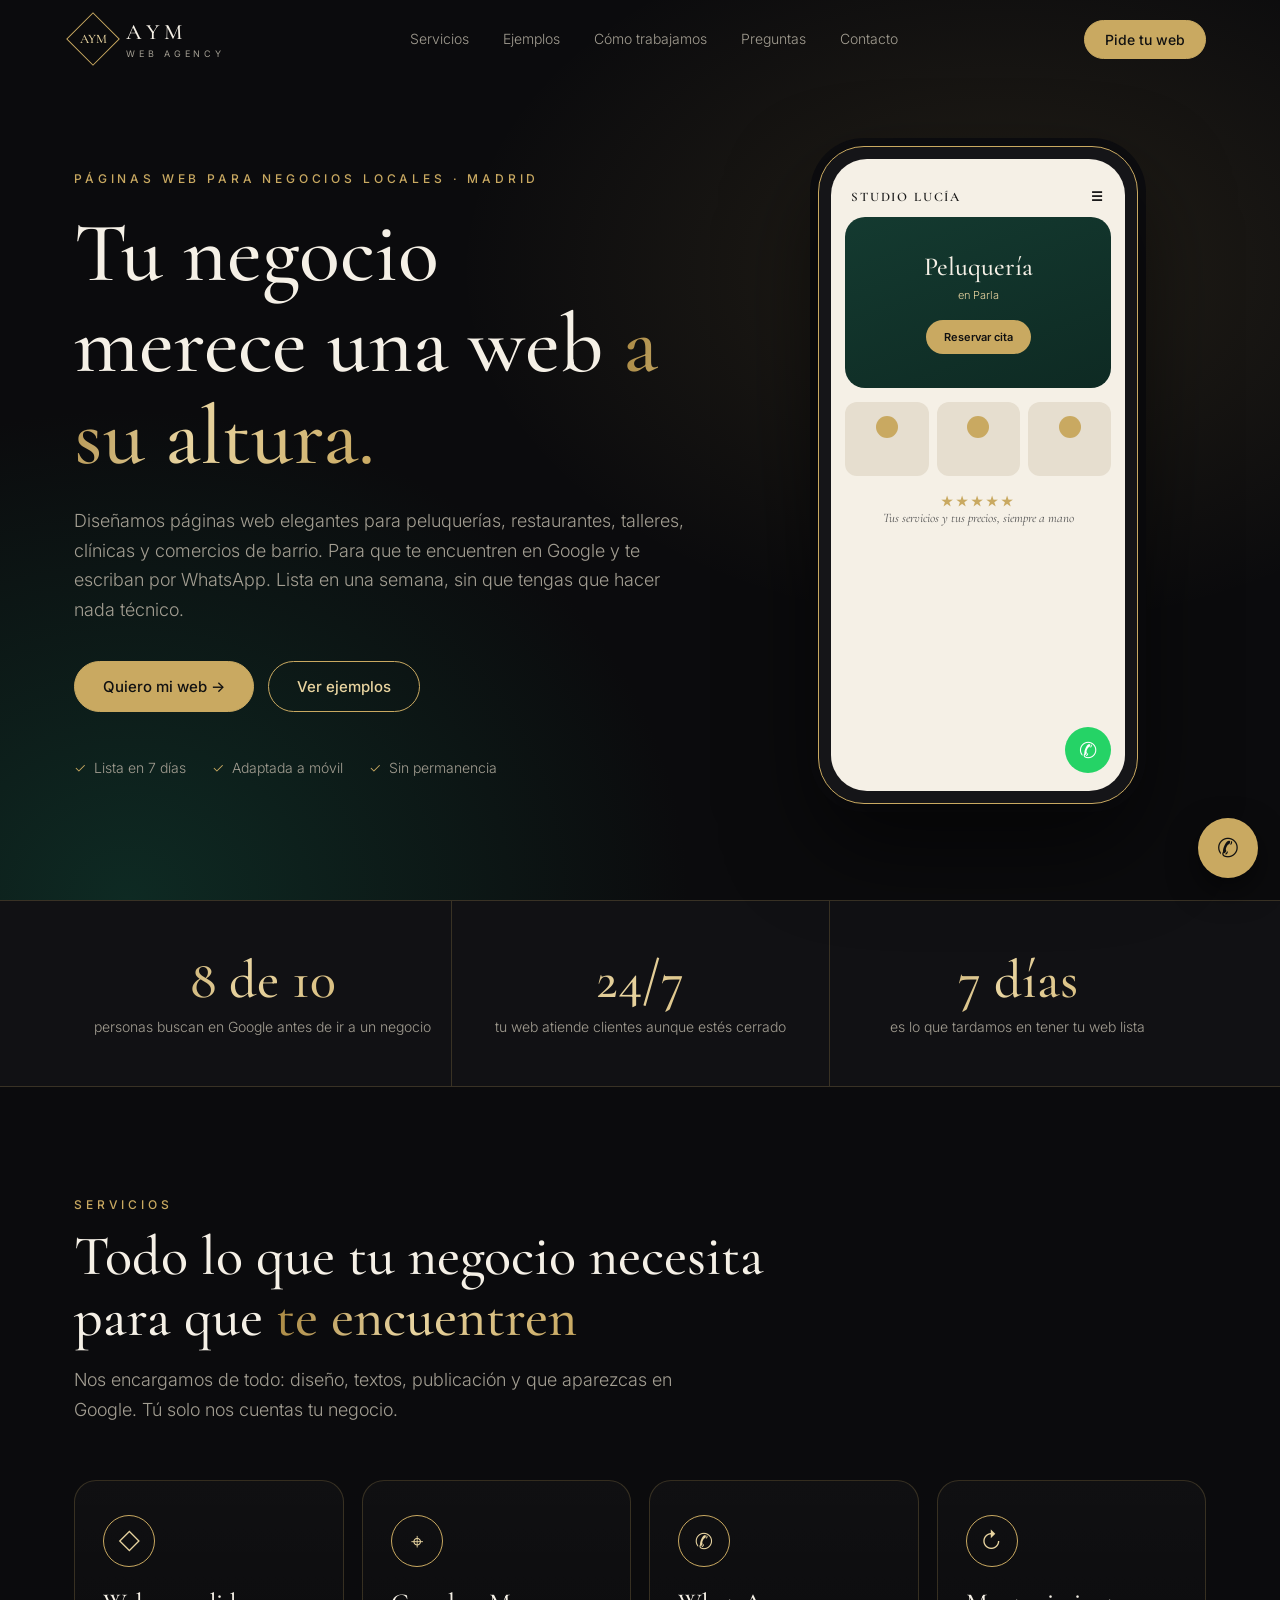
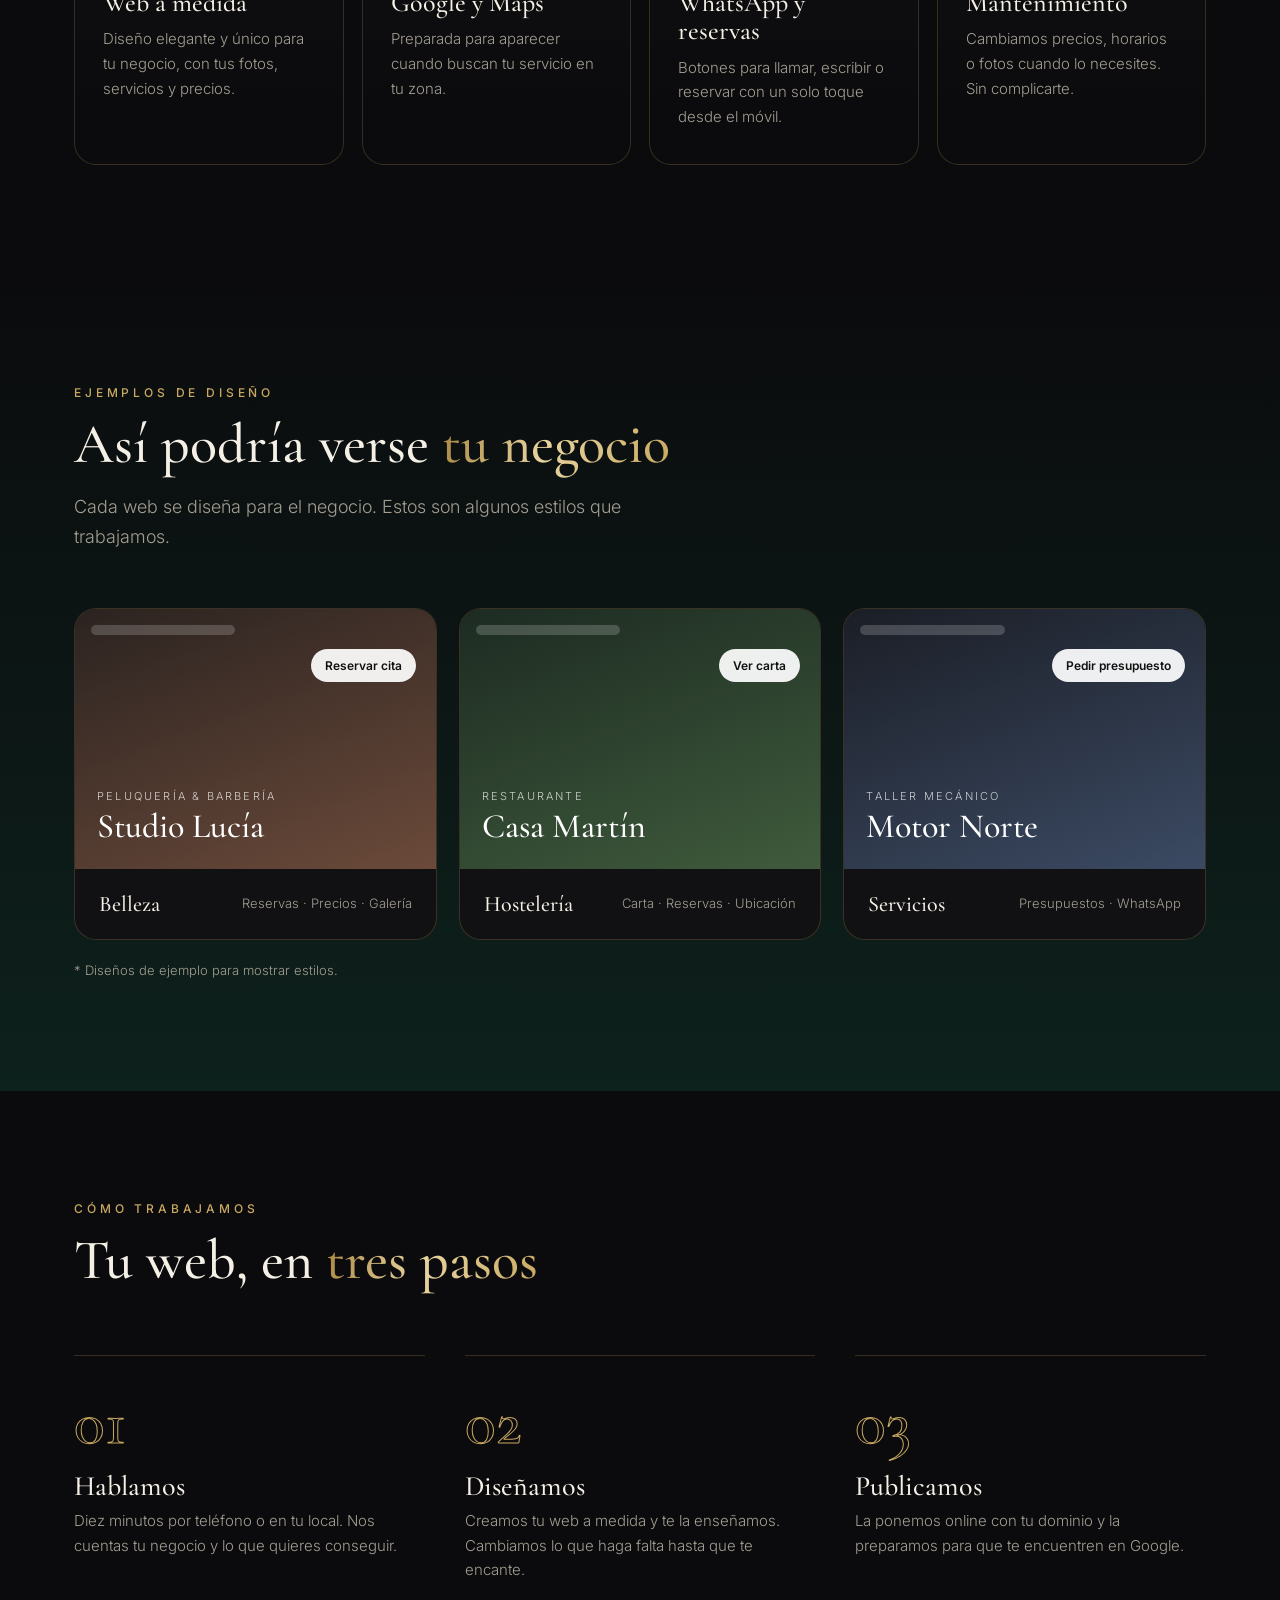
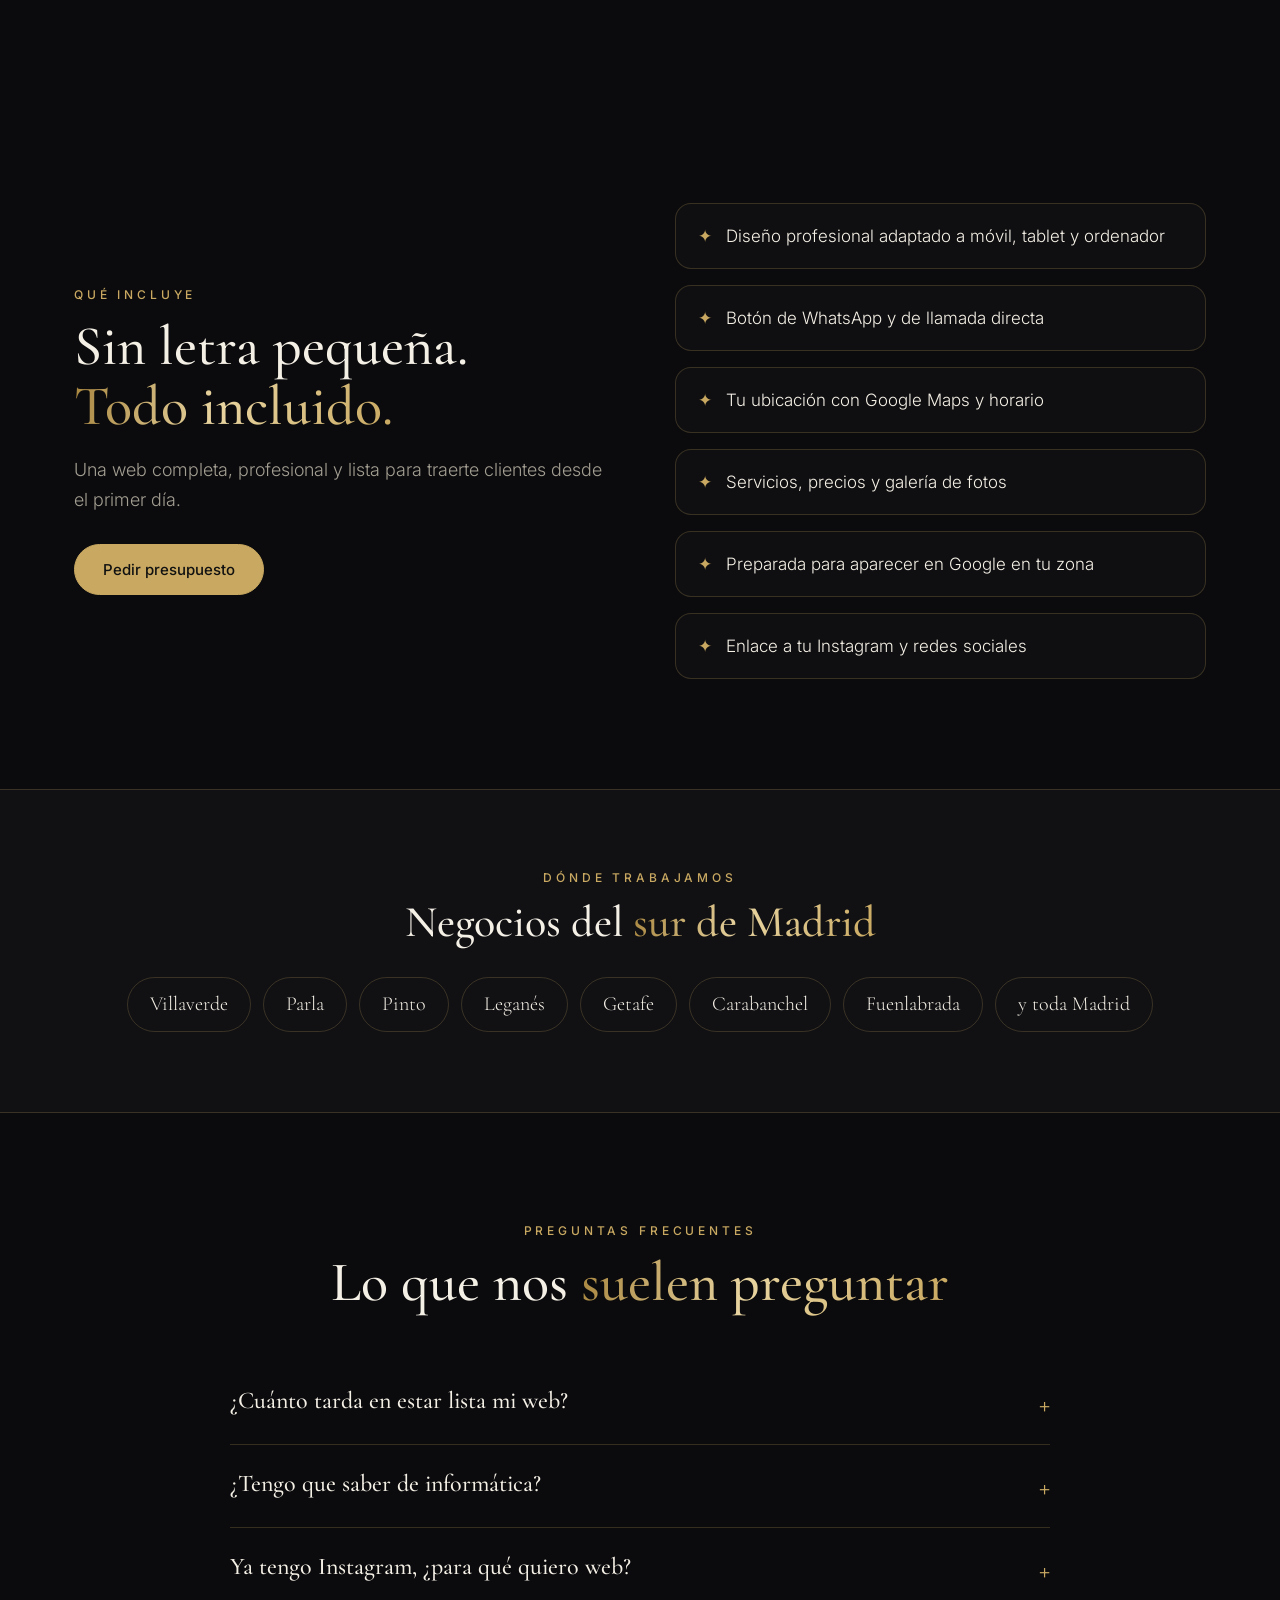
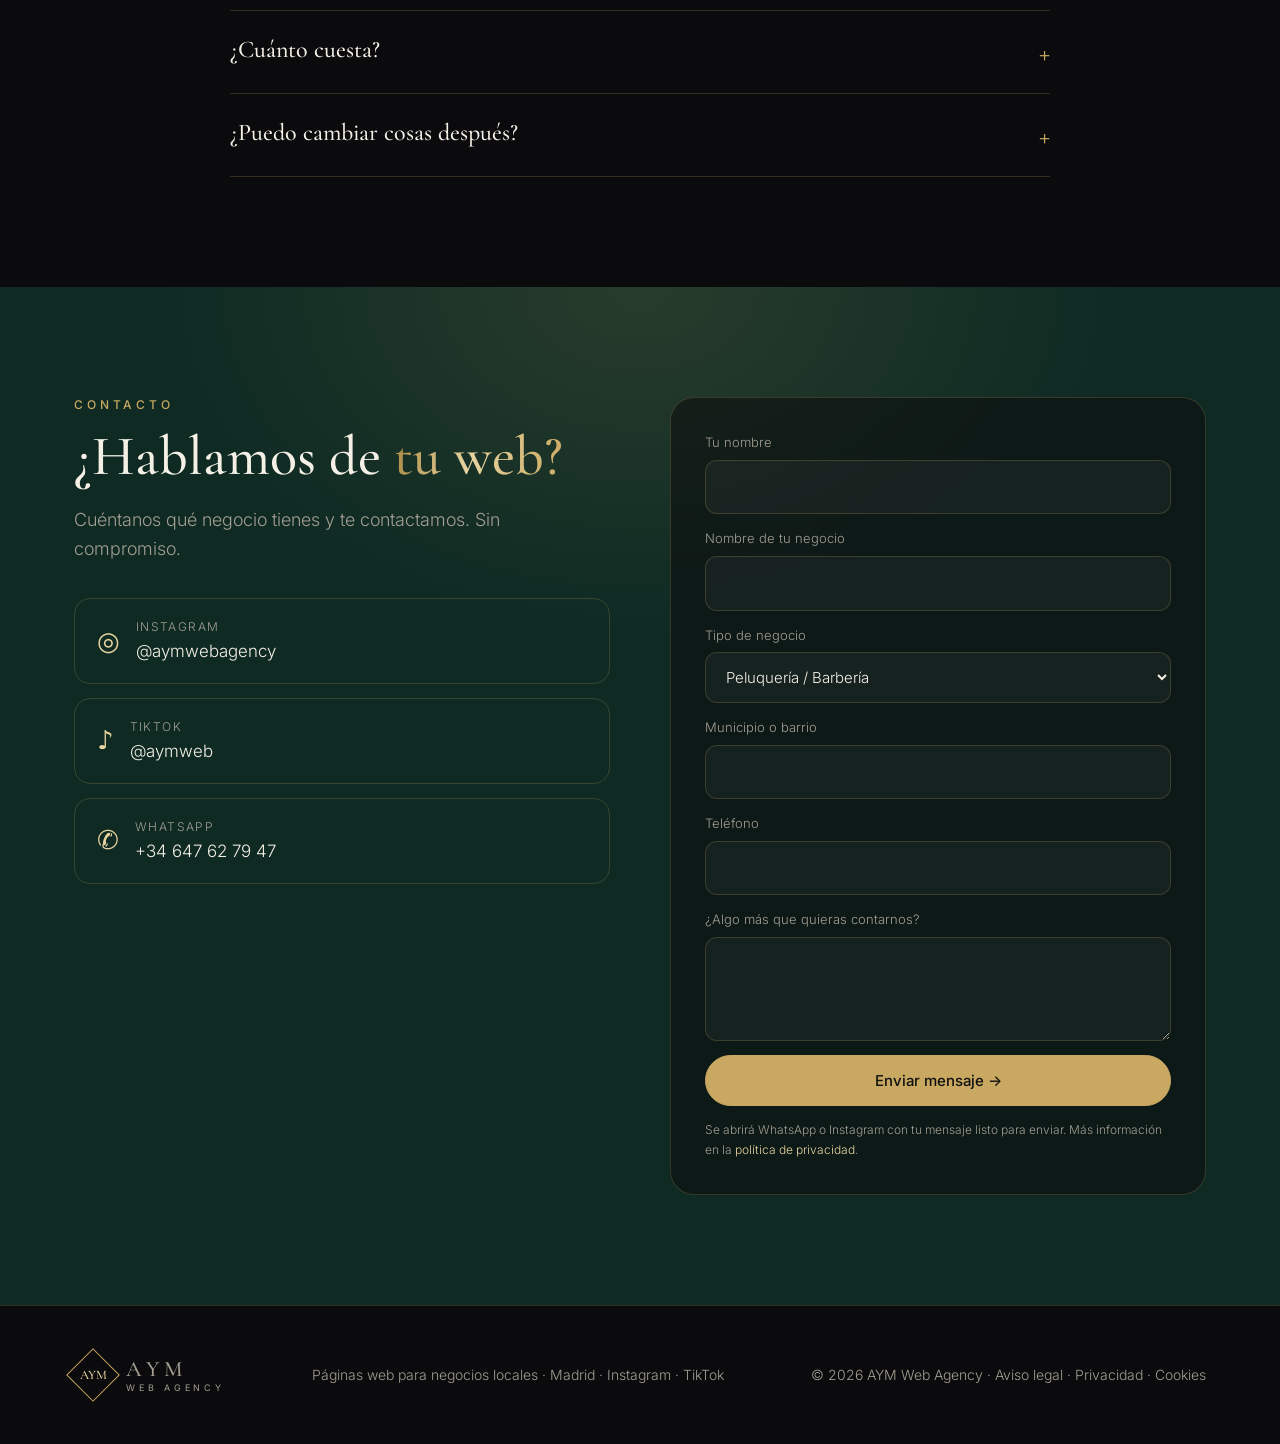
<file: index.html>
<!doctype html>
<html lang="es">
<head>
<meta charset="utf-8">
<meta name="viewport" content="width=device-width,initial-scale=1">
<title>AYM Web Agency · Páginas web para negocios locales en Madrid</title>
<meta name="description" content="Diseñamos páginas web elegantes para negocios locales del sur de Madrid: Villaverde, Parla, Pinto, Leganés y Getafe. Lista en 7 días, con WhatsApp, Google Maps y reservas.">
<meta property="og:title" content="AYM Web Agency">
<meta property="og:description" content="Tu negocio merece una web a su altura.">
<meta property="og:image" content="img/og.png">
<link rel="icon" href="img/favicon.png">
<link rel="preconnect" href="https://fonts.googleapis.com">
<link rel="preconnect" href="https://fonts.gstatic.com" crossorigin>
<link href="https://fonts.googleapis.com/css2?family=Cormorant+Garamond:wght@400;500;600&family=Inter:wght@300;400;500;600&display=swap" rel="stylesheet">
<link rel="stylesheet" href="styles.css">
</head>
<body>

<nav id="nav">
  <div class="wrap">
    <a href="#" class="brand"><div class="mono"><span>AYM</span></div><div><b>AYM</b><small>WEB AGENCY</small></div></a>
    <div class="links" id="links">
      <a href="#servicios">Servicios</a><a href="#ejemplos">Ejemplos</a><a href="#proceso">Cómo trabajamos</a><a href="#faq">Preguntas</a><a href="#contacto">Contacto</a>
    </div>
    <a href="#contacto" class="btn btn-gold js-wa">Pide tu web</a>
    <button class="burger" id="burger" aria-label="Menú">☰</button>
  </div>
</nav>

<header class="hero">
  <div class="wrap">
    <div class="reveal">
      <div class="eyebrow">Páginas web para negocios locales · Madrid</div>
      <h1>Tu negocio merece una web <span class="gold">a su altura.</span></h1>
      <p class="lead">Diseñamos páginas web elegantes para peluquerías, restaurantes, talleres, clínicas y comercios de barrio. Para que te encuentren en Google y te escriban por WhatsApp. Lista en una semana, sin que tengas que hacer nada técnico.</p>
      <div class="ctas">
        <a href="#contacto" class="btn btn-gold js-wa">Quiero mi web →</a>
        <a href="#ejemplos" class="btn btn-line">Ver ejemplos</a>
      </div>
      <div class="trust"><div>Lista en 7 días</div><div>Adaptada a móvil</div><div>Sin permanencia</div></div>
    </div>
    <div class="reveal">
      <div class="phone">
        <div class="screen">
          <div class="bar"><span>STUDIO LUCÍA</span><span>☰</span></div>
          <div class="heroimg"><h4>Peluquería</h4><p>en Parla</p><span>Reservar cita</span></div>
          <div class="cards"><i></i><i></i><i></i></div>
          <div class="rev"><b>★★★★★</b>Tus servicios y tus precios, siempre a mano</div>
        </div>
        <div class="wa">✆</div>
      </div>
    </div>
  </div>
</header>

<div class="stats">
  <div class="wrap">
    <div class="stat reveal"><b class="gold">8 de 10</b><span>personas buscan en Google antes de ir a un negocio</span></div>
    <div class="stat reveal"><b class="gold">24/7</b><span>tu web atiende clientes aunque estés cerrado</span></div>
    <div class="stat reveal"><b class="gold">7 días</b><span>es lo que tardamos en tener tu web lista</span></div>
  </div>
</div>

<section id="servicios">
  <div class="wrap">
    <div class="reveal"><div class="eyebrow">Servicios</div><h2>Todo lo que tu negocio necesita<br>para que <span class="gold">te encuentren</span></h2>
    <p class="lead">Nos encargamos de todo: diseño, textos, publicación y que aparezcas en Google. Tú solo nos cuentas tu negocio.</p></div>
    <div class="grid4">
      <div class="card reveal"><div class="ico">◇</div><h3>Web a medida</h3><p>Diseño elegante y único para tu negocio, con tus fotos, servicios y precios.</p></div>
      <div class="card reveal"><div class="ico">⌖</div><h3>Google y Maps</h3><p>Preparada para aparecer cuando buscan tu servicio en tu zona.</p></div>
      <div class="card reveal"><div class="ico">✆</div><h3>WhatsApp y reservas</h3><p>Botones para llamar, escribir o reservar con un solo toque desde el móvil.</p></div>
      <div class="card reveal"><div class="ico">↻</div><h3>Mantenimiento</h3><p>Cambiamos precios, horarios o fotos cuando lo necesites. Sin complicarte.</p></div>
    </div>
  </div>
</section>

<section id="ejemplos" class="ejemplos">
  <div class="wrap">
    <div class="reveal"><div class="eyebrow">Ejemplos de diseño</div><h2>Así podría verse <span class="gold">tu negocio</span></h2>
    <p class="lead">Cada web se diseña para el negocio. Estos son algunos estilos que trabajamos.</p></div>
    <div class="grid3">
      <div class="demo reveal"><div class="shot" style="background:linear-gradient(160deg,#2b2320,#6b4a3a)"><em>Reservar cita</em><small>Peluquería &amp; Barbería</small><h4>Studio Lucía</h4></div><div class="info"><b>Belleza</b><span>Reservas · Precios · Galería</span></div></div>
      <div class="demo reveal"><div class="shot" style="background:linear-gradient(160deg,#1d2b22,#3f5b3c)"><em>Ver carta</em><small>Restaurante</small><h4>Casa Martín</h4></div><div class="info"><b>Hostelería</b><span>Carta · Reservas · Ubicación</span></div></div>
      <div class="demo reveal"><div class="shot" style="background:linear-gradient(160deg,#1b1e26,#3b4a63)"><em>Pedir presupuesto</em><small>Taller mecánico</small><h4>Motor Norte</h4></div><div class="info"><b>Servicios</b><span>Presupuestos · WhatsApp</span></div></div>
    </div>
    <p class="note reveal">* Diseños de ejemplo para mostrar estilos.</p>
  </div>
</section>

<section id="proceso">
  <div class="wrap">
    <div class="reveal"><div class="eyebrow">Cómo trabajamos</div><h2>Tu web, en <span class="gold">tres pasos</span></h2></div>
    <div class="steps">
      <div class="step reveal"><h3>Hablamos</h3><p>Diez minutos por teléfono o en tu local. Nos cuentas tu negocio y lo que quieres conseguir.</p></div>
      <div class="step reveal"><h3>Diseñamos</h3><p>Creamos tu web a medida y te la enseñamos. Cambiamos lo que haga falta hasta que te encante.</p></div>
      <div class="step reveal"><h3>Publicamos</h3><p>La ponemos online con tu dominio y la preparamos para que te encuentren en Google.</p></div>
    </div>
  </div>
</section>

<section class="incluye">
  <div class="wrap">
    <div class="reveal"><div class="eyebrow">Qué incluye</div><h2>Sin letra pequeña.<br><span class="gold">Todo incluido.</span></h2>
    <p class="lead">Una web completa, profesional y lista para traerte clientes desde el primer día.</p>
    <div style="margin-top:30px"><a href="#contacto" class="btn btn-gold js-wa">Pedir presupuesto</a></div></div>
    <ul class="checks reveal">
      <li>Diseño profesional adaptado a móvil, tablet y ordenador</li>
      <li>Botón de WhatsApp y de llamada directa</li>
      <li>Tu ubicación con Google Maps y horario</li>
      <li>Servicios, precios y galería de fotos</li>
      <li>Preparada para aparecer en Google en tu zona</li>
      <li>Enlace a tu Instagram y redes sociales</li>
    </ul>
  </div>
</section>

<div class="zonas">
  <div class="wrap reveal">
    <div class="eyebrow">Dónde trabajamos</div>
    <h2 style="font-size:clamp(30px,4vw,44px)">Negocios del <span class="gold">sur de Madrid</span></h2>
    <div class="chips"><span>Villaverde</span><span>Parla</span><span>Pinto</span><span>Leganés</span><span>Getafe</span><span>Carabanchel</span><span>Fuenlabrada</span><span>y toda Madrid</span></div>
  </div>
</div>

<section id="faq">
  <div class="wrap">
    <div class="reveal" style="text-align:center"><div class="eyebrow">Preguntas frecuentes</div><h2>Lo que nos <span class="gold">suelen preguntar</span></h2></div>
    <div class="faq reveal">
      <details><summary>¿Cuánto tarda en estar lista mi web?</summary><p>Normalmente una semana desde que nos das la información y las fotos de tu negocio.</p></details>
      <details><summary>¿Tengo que saber de informática?</summary><p>No. Nosotros lo hacemos todo: diseño, textos, publicación y puesta en Google. Tú solo nos cuentas tu negocio.</p></details>
      <details><summary>Ya tengo Instagram, ¿para qué quiero web?</summary><p>Instagram solo lo ve quien ya te sigue. Con una web apareces en Google cuando alguien busca tu servicio en tu zona, y te contactan clientes nuevos que no te conocían.</p></details>
      <details><summary>¿Cuánto cuesta?</summary><p>Depende de lo que necesite tu negocio. Escríbenos y te damos un presupuesto cerrado y sin compromiso.</p></details>
      <details><summary>¿Puedo cambiar cosas después?</summary><p>Sí. Si cambias precios, horarios o quieres nuevas fotos, nos lo dices y lo actualizamos.</p></details>
    </div>
  </div>
</section>

<section id="contacto" class="contacto">
  <div class="wrap">
    <div class="reveal">
      <div class="eyebrow">Contacto</div>
      <h2>¿Hablamos de <span class="gold">tu web?</span></h2>
      <p class="lead">Cuéntanos qué negocio tienes y te contactamos. Sin compromiso.</p>
      <div class="direct">
        <a href="https://ig.me/m/aymwebagency" target="_blank" rel="noopener"><span style="font-size:26px;color:var(--gold2)">◎</span><span><small>Instagram</small>@aymwebagency</span></a>
        <a href="https://www.tiktok.com/@aymweb" target="_blank" rel="noopener"><span style="font-size:26px;color:var(--gold2)">♪</span><span><small>TikTok</small>@aymweb</span></a>
        <a href="#" id="waLink" target="_blank" rel="noopener" hidden><span style="font-size:26px;color:var(--gold2)">✆</span><span><small>WhatsApp</small><span id="waNum"></span></span></a>
      </div>
    </div>
    <form id="form" class="reveal">
      <label>Tu nombre<input name="nombre" required autocomplete="name"></label>
      <label>Nombre de tu negocio<input name="negocio" required></label>
      <label>Tipo de negocio
        <select name="tipo"><option>Peluquería / Barbería</option><option>Restaurante / Bar / Cafetería</option><option>Taller</option><option>Clínica / Salud</option><option>Estética / Uñas</option><option>Tienda / Comercio</option><option>Reformas / Servicios</option><option>Otro</option></select></label>
      <label>Municipio o barrio<input name="zona"></label>
      <label>Teléfono<input name="tel" type="tel" autocomplete="tel"></label>
      <label>¿Algo más que quieras contarnos?<textarea name="msg" rows="3"></textarea></label>
      <button class="btn btn-gold" type="submit" style="justify-content:center">Enviar mensaje →</button>
      <small id="formNote" style="color:var(--mut);font-size:12px">Se abrirá WhatsApp o Instagram con tu mensaje listo para enviar. Más información en la <a href="privacidad.html" style="color:var(--gold2)">política de privacidad</a>.</small>
    </form>
  </div>
</section>

<footer>
  <div class="wrap">
    <a href="#" class="brand"><div class="mono"><span>AYM</span></div><div><b>AYM</b><small>WEB AGENCY</small></div></a>
    <span>Páginas web para negocios locales · Madrid · <a href="https://www.instagram.com/aymwebagency" target="_blank" rel="noopener">Instagram</a> · <a href="https://www.tiktok.com/@aymweb" target="_blank" rel="noopener">TikTok</a></span>
    <span>© <span id="y"></span> AYM Web Agency · <a href="aviso-legal.html">Aviso legal</a> · <a href="privacidad.html">Privacidad</a> · <a href="cookies.html">Cookies</a></span>
  </div>
</footer>

<a href="https://ig.me/m/aymwebagency" id="floatBtn" class="float" target="_blank" rel="noopener" aria-label="Contactar">✉</a>

<script>
// ====== CONFIGURA AQUÍ ======
const WHATSAPP = "34647627947"; // vuestro número con prefijo 34. Vacío = se usa Instagram
const INSTAGRAM = "aymwebagency";
// ============================
document.getElementById("y").textContent = new Date().getFullYear();
const nav = document.getElementById("nav");
addEventListener("scroll", () => nav.classList.toggle("scrolled", scrollY > 30), {passive: true});
const links = document.getElementById("links");
document.getElementById("burger").onclick = () => links.classList.toggle("open");
links.querySelectorAll("a").forEach(a => a.onclick = () => links.classList.remove("open"));
const io = new IntersectionObserver(es => es.forEach(e => { if (e.isIntersecting) { e.target.classList.add("in"); io.unobserve(e.target); } }), {threshold: .12});
document.querySelectorAll(".reveal").forEach(el => io.observe(el));
if (WHATSAPP) {
  const wl = document.getElementById("waLink"); wl.hidden = false; wl.href = "https://wa.me/" + WHATSAPP;
  document.getElementById("waNum").textContent = "+34 647 62 79 47";
  const fb = document.getElementById("floatBtn"); fb.href = "https://wa.me/" + WHATSAPP; fb.textContent = "✆";
  // botones "Pide tu web" / "Quiero mi web" / "Pedir presupuesto" -> WhatsApp directo
  const saludo = encodeURIComponent("Hola AYM, quiero información para hacer la web de mi negocio.");
  document.querySelectorAll(".js-wa").forEach(a => { a.href = "https://wa.me/" + WHATSAPP + "?text=" + saludo; a.target = "_blank"; a.rel = "noopener"; });
}
document.getElementById("form").onsubmit = e => {
  e.preventDefault();
  const f = new FormData(e.target);
  const texto = `Hola AYM, quiero información para mi web.\n• Nombre: ${f.get("nombre")}\n• Negocio: ${f.get("negocio")} (${f.get("tipo")})\n• Zona: ${f.get("zona") || "-"}\n• Teléfono: ${f.get("tel") || "-"}\n${f.get("msg") ? "• " + f.get("msg") : ""}`;
  if (WHATSAPP) { open("https://wa.me/" + WHATSAPP + "?text=" + encodeURIComponent(texto), "_blank"); return; }
  if (navigator.clipboard) navigator.clipboard.writeText(texto).catch(() => {});
  document.getElementById("formNote").textContent = "Mensaje copiado. Pégalo en el chat de Instagram que se ha abierto.";
  open("https://ig.me/m/" + INSTAGRAM, "_blank");
};
</script>
</body>
</html>
</file>
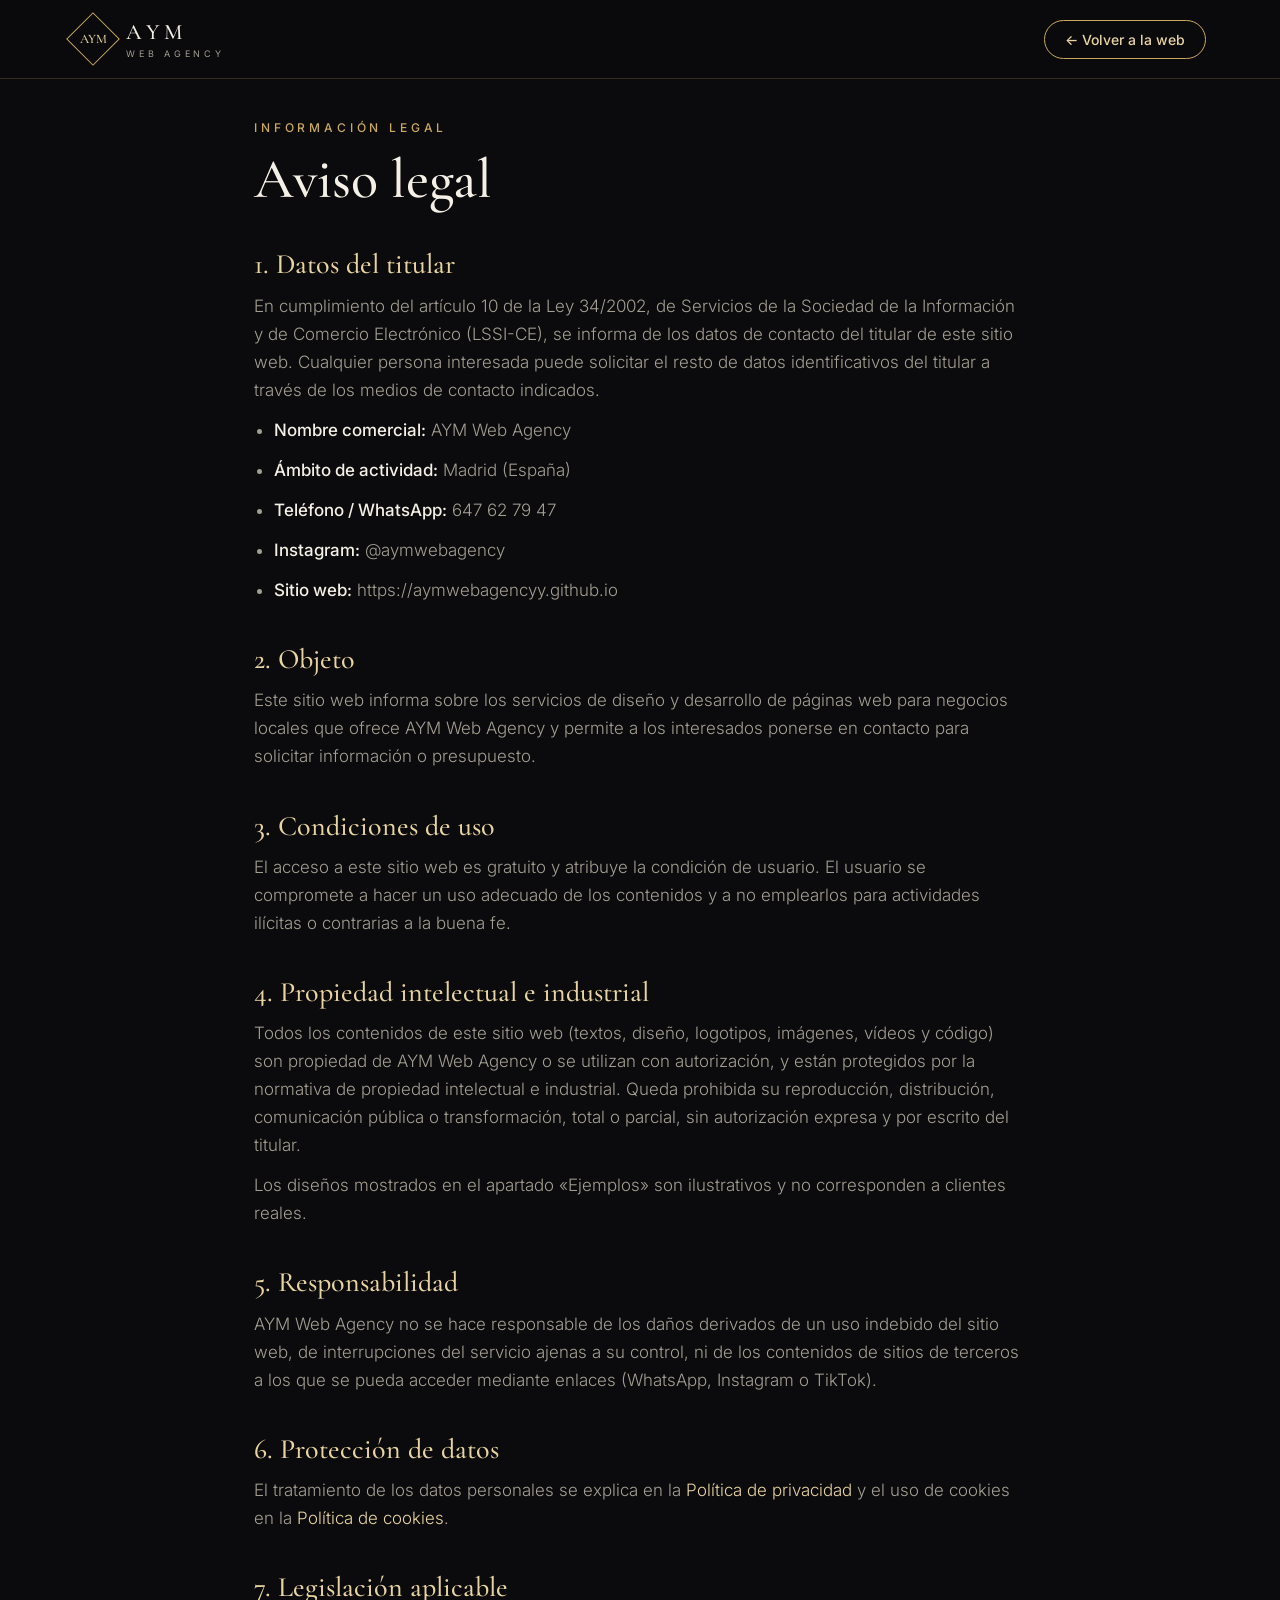
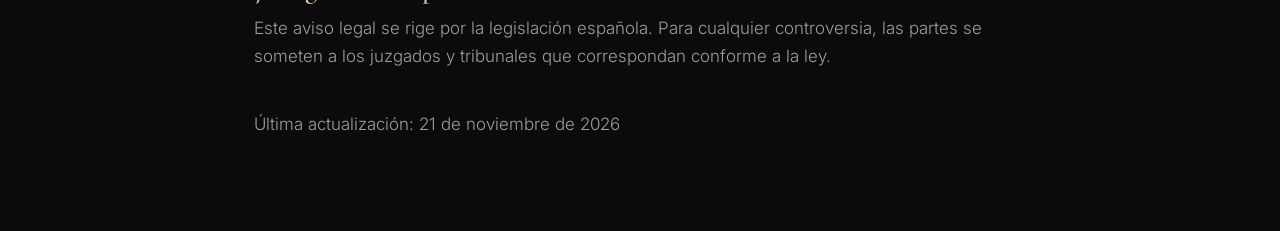
<file: aviso-legal.html>
<!doctype html>
<html lang="es">
<head>
<meta charset="utf-8">
<meta name="viewport" content="width=device-width,initial-scale=1">
<title>Aviso legal · AYM Web Agency</title>
<meta name="robots" content="noindex">
<link rel="icon" href="img/favicon.png">
<link rel="preconnect" href="https://fonts.googleapis.com">
<link rel="preconnect" href="https://fonts.gstatic.com" crossorigin>
<link href="https://fonts.googleapis.com/css2?family=Cormorant+Garamond:wght@500&family=Inter:wght@300;400;500&display=swap" rel="stylesheet">
<link rel="stylesheet" href="styles.css">
<style>
.legal{max-width:820px;margin:0 auto;padding:120px 24px 80px}
.legal h1{font-size:clamp(38px,5vw,56px);margin:14px 0 28px}
.legal h2{font-size:28px;margin:40px 0 12px;color:var(--gold2)}
.legal p,.legal li{color:var(--mut);margin-bottom:12px}
.legal ul{padding-left:20px}
.legal b{color:var(--ivory);font-weight:500}
.legal a{color:var(--gold2)}
.back{display:inline-block;margin-bottom:10px;color:var(--gold2)}
</style>
</head>
<body>
<nav class="scrolled"><div class="wrap">
  <a href="index.html" class="brand"><div class="mono"><span>AYM</span></div><div><b>AYM</b><small>WEB AGENCY</small></div></a>
  <a href="index.html" class="btn btn-line">← Volver a la web</a>
</div></nav>

<main class="legal">
  <div class="eyebrow">Información legal</div>
  <h1>Aviso legal</h1>

  <h2>1. Datos del titular</h2>
  <p>En cumplimiento del artículo 10 de la Ley 34/2002, de Servicios de la Sociedad de la Información y de Comercio Electrónico (LSSI-CE), se informa de los datos de contacto del titular de este sitio web. Cualquier persona interesada puede solicitar el resto de datos identificativos del titular a través de los medios de contacto indicados.</p>
  <ul>
    <li><b>Nombre comercial:</b> AYM Web Agency</li>
    <li><b>Ámbito de actividad:</b> Madrid (España)</li>
    <li><b>Teléfono / WhatsApp:</b> 647 62 79 47</li>
    <li><b>Instagram:</b> @aymwebagency</li>
    <li><b>Sitio web:</b> https://aymwebagencyy.github.io</li>
  </ul>

  <h2>2. Objeto</h2>
  <p>Este sitio web informa sobre los servicios de diseño y desarrollo de páginas web para negocios locales que ofrece AYM Web Agency y permite a los interesados ponerse en contacto para solicitar información o presupuesto.</p>

  <h2>3. Condiciones de uso</h2>
  <p>El acceso a este sitio web es gratuito y atribuye la condición de usuario. El usuario se compromete a hacer un uso adecuado de los contenidos y a no emplearlos para actividades ilícitas o contrarias a la buena fe.</p>

  <h2>4. Propiedad intelectual e industrial</h2>
  <p>Todos los contenidos de este sitio web (textos, diseño, logotipos, imágenes, vídeos y código) son propiedad de AYM Web Agency o se utilizan con autorización, y están protegidos por la normativa de propiedad intelectual e industrial. Queda prohibida su reproducción, distribución, comunicación pública o transformación, total o parcial, sin autorización expresa y por escrito del titular.</p>
  <p>Los diseños mostrados en el apartado «Ejemplos» son ilustrativos y no corresponden a clientes reales.</p>

  <h2>5. Responsabilidad</h2>
  <p>AYM Web Agency no se hace responsable de los daños derivados de un uso indebido del sitio web, de interrupciones del servicio ajenas a su control, ni de los contenidos de sitios de terceros a los que se pueda acceder mediante enlaces (WhatsApp, Instagram o TikTok).</p>

  <h2>6. Protección de datos</h2>
  <p>El tratamiento de los datos personales se explica en la <a href="privacidad.html">Política de privacidad</a> y el uso de cookies en la <a href="cookies.html">Política de cookies</a>.</p>

  <h2>7. Legislación aplicable</h2>
  <p>Este aviso legal se rige por la legislación española. Para cualquier controversia, las partes se someten a los juzgados y tribunales que correspondan conforme a la ley.</p>

  <p style="margin-top:40px">Última actualización: 21 de noviembre de 2026</p>
</main>
</body>
</html>
</file>
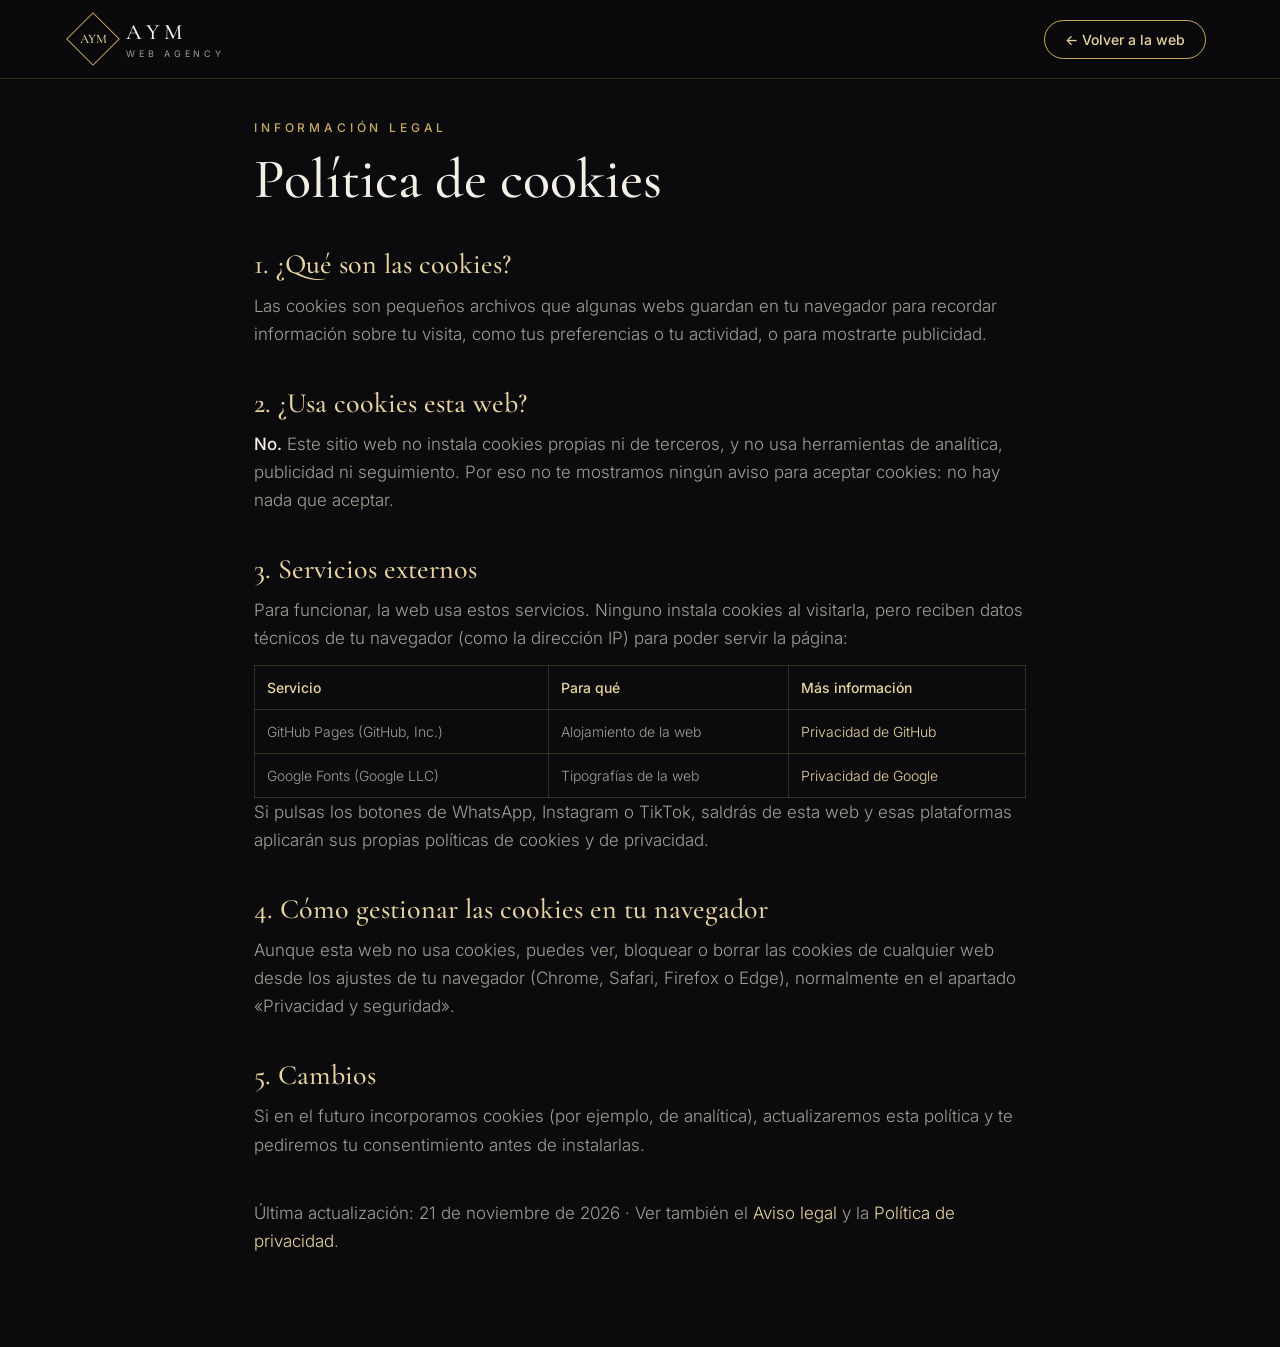
<file: cookies.html>
<!doctype html>
<html lang="es">
<head>
<meta charset="utf-8">
<meta name="viewport" content="width=device-width,initial-scale=1">
<title>Política de cookies · AYM Web Agency</title>
<meta name="robots" content="noindex">
<link rel="icon" href="img/favicon.png">
<link rel="preconnect" href="https://fonts.googleapis.com">
<link rel="preconnect" href="https://fonts.gstatic.com" crossorigin>
<link href="https://fonts.googleapis.com/css2?family=Cormorant+Garamond:wght@500&family=Inter:wght@300;400;500&display=swap" rel="stylesheet">
<link rel="stylesheet" href="styles.css">
<style>
.legal{max-width:820px;margin:0 auto;padding:120px 24px 80px}
.legal h1{font-size:clamp(38px,5vw,56px);margin:14px 0 28px}
.legal h2{font-size:28px;margin:40px 0 12px;color:var(--gold2)}
.legal p,.legal li{color:var(--mut);margin-bottom:12px}
.legal ul{padding-left:20px}
.legal b{color:var(--ivory);font-weight:500}
.legal a{color:var(--gold2)}
.tabla{overflow-x:auto}
.tabla table{width:100%;border-collapse:collapse;font-size:14px}
.tabla th,.tabla td{border:1px solid var(--line);padding:10px 12px;text-align:left;color:var(--mut);vertical-align:top}
.tabla th{color:var(--gold2);font-weight:500}
</style>
</head>
<body>
<nav class="scrolled"><div class="wrap">
  <a href="index.html" class="brand"><div class="mono"><span>AYM</span></div><div><b>AYM</b><small>WEB AGENCY</small></div></a>
  <a href="index.html" class="btn btn-line">← Volver a la web</a>
</div></nav>

<main class="legal">
  <div class="eyebrow">Información legal</div>
  <h1>Política de cookies</h1>

  <h2>1. ¿Qué son las cookies?</h2>
  <p>Las cookies son pequeños archivos que algunas webs guardan en tu navegador para recordar información sobre tu visita, como tus preferencias o tu actividad, o para mostrarte publicidad.</p>

  <h2>2. ¿Usa cookies esta web?</h2>
  <p><b>No.</b> Este sitio web no instala cookies propias ni de terceros, y no usa herramientas de analítica, publicidad ni seguimiento. Por eso no te mostramos ningún aviso para aceptar cookies: no hay nada que aceptar.</p>

  <h2>3. Servicios externos</h2>
  <p>Para funcionar, la web usa estos servicios. Ninguno instala cookies al visitarla, pero reciben datos técnicos de tu navegador (como la dirección IP) para poder servir la página:</p>
  <div class="tabla">
    <table>
      <tr><th>Servicio</th><th>Para qué</th><th>Más información</th></tr>
      <tr><td>GitHub Pages (GitHub, Inc.)</td><td>Alojamiento de la web</td><td><a href="https://docs.github.com/es/site-policy/privacy-policies/github-general-privacy-statement" target="_blank" rel="noopener">Privacidad de GitHub</a></td></tr>
      <tr><td>Google Fonts (Google LLC)</td><td>Tipografías de la web</td><td><a href="https://policies.google.com/privacy?hl=es" target="_blank" rel="noopener">Privacidad de Google</a></td></tr>
    </table>
  </div>
  <p>Si pulsas los botones de WhatsApp, Instagram o TikTok, saldrás de esta web y esas plataformas aplicarán sus propias políticas de cookies y de privacidad.</p>

  <h2>4. Cómo gestionar las cookies en tu navegador</h2>
  <p>Aunque esta web no usa cookies, puedes ver, bloquear o borrar las cookies de cualquier web desde los ajustes de tu navegador (Chrome, Safari, Firefox o Edge), normalmente en el apartado «Privacidad y seguridad».</p>

  <h2>5. Cambios</h2>
  <p>Si en el futuro incorporamos cookies (por ejemplo, de analítica), actualizaremos esta política y te pediremos tu consentimiento antes de instalarlas.</p>

  <p style="margin-top:40px">Última actualización: 21 de noviembre de 2026 · Ver también el <a href="aviso-legal.html">Aviso legal</a> y la <a href="privacidad.html">Política de privacidad</a>.</p>
</main>
</body>
</html>
</file>
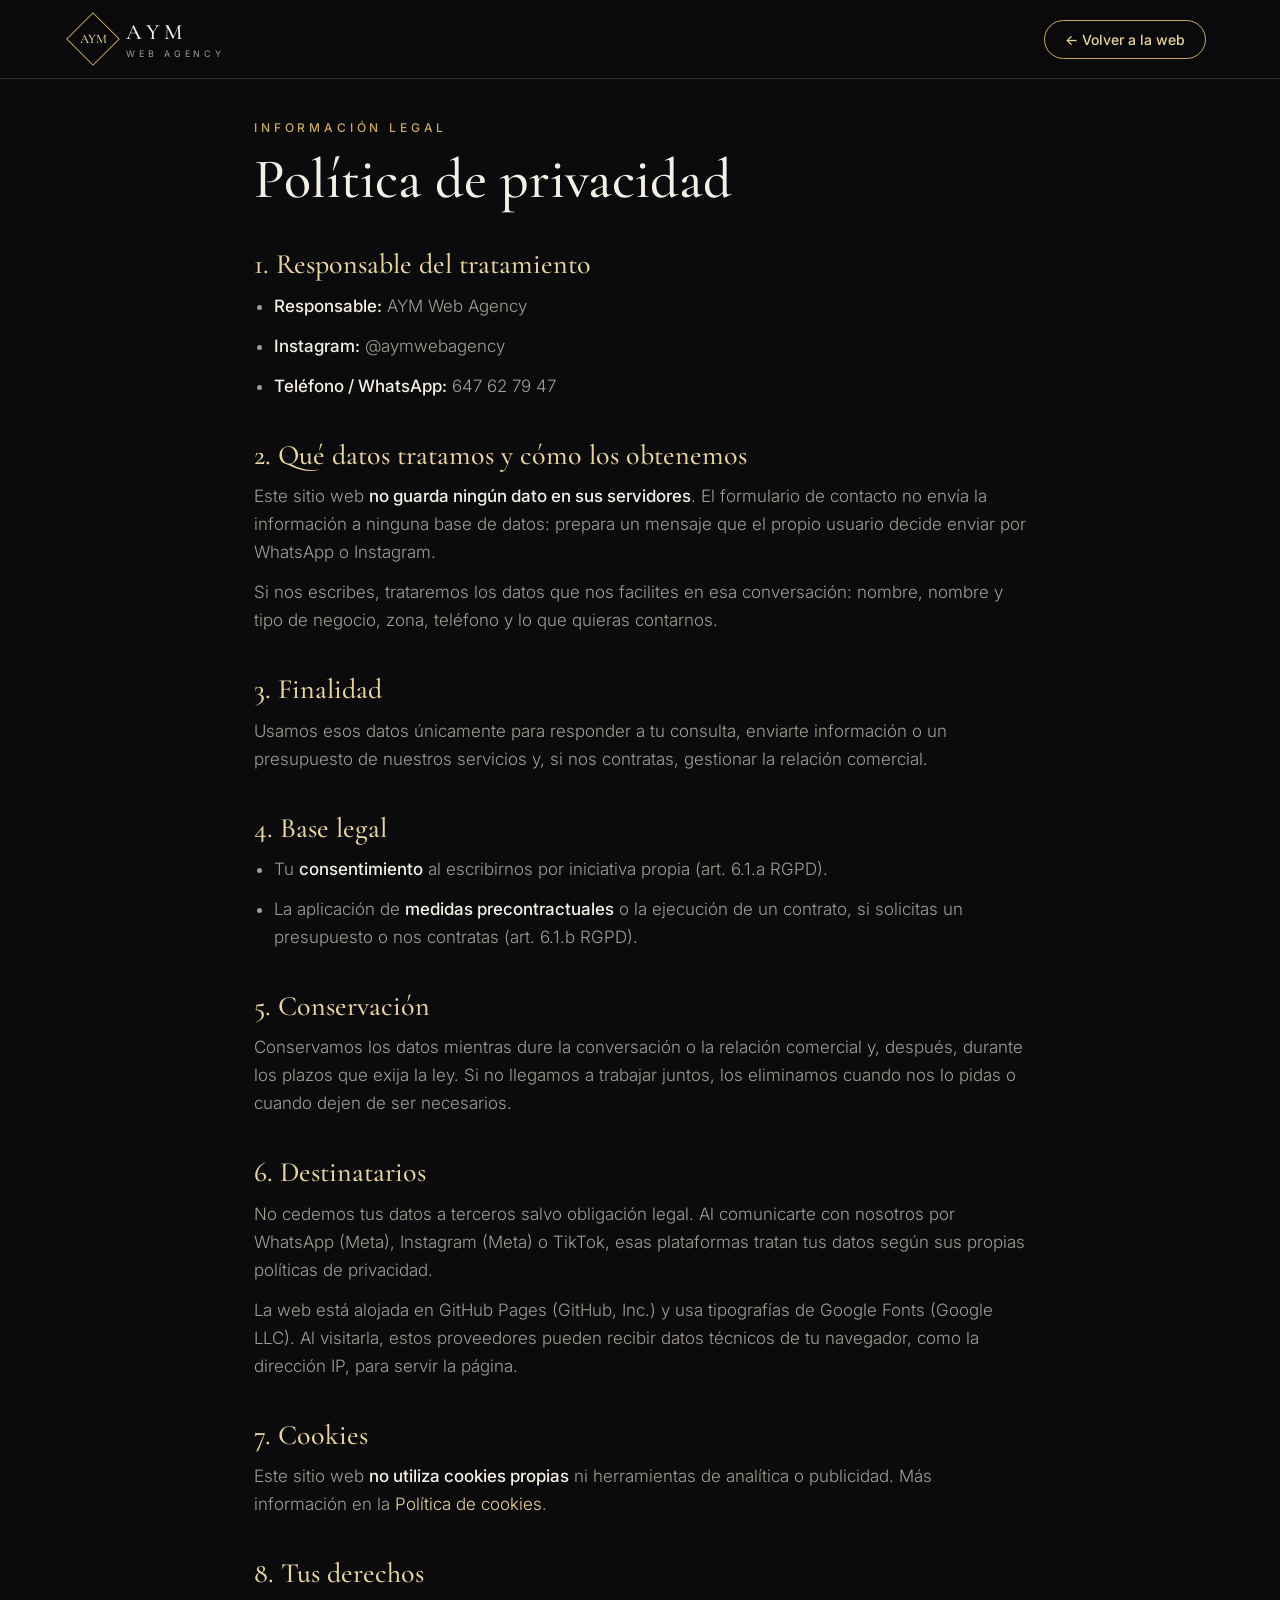
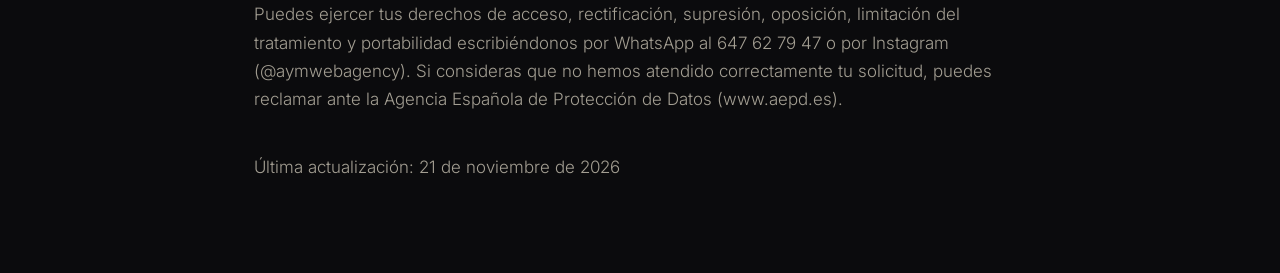
<file: privacidad.html>
<!doctype html>
<html lang="es">
<head>
<meta charset="utf-8">
<meta name="viewport" content="width=device-width,initial-scale=1">
<title>Política de privacidad · AYM Web Agency</title>
<meta name="robots" content="noindex">
<link rel="icon" href="img/favicon.png">
<link rel="preconnect" href="https://fonts.googleapis.com">
<link rel="preconnect" href="https://fonts.gstatic.com" crossorigin>
<link href="https://fonts.googleapis.com/css2?family=Cormorant+Garamond:wght@500&family=Inter:wght@300;400;500&display=swap" rel="stylesheet">
<link rel="stylesheet" href="styles.css">
<style>
.legal{max-width:820px;margin:0 auto;padding:120px 24px 80px}
.legal h1{font-size:clamp(38px,5vw,56px);margin:14px 0 28px}
.legal h2{font-size:28px;margin:40px 0 12px;color:var(--gold2)}
.legal p,.legal li{color:var(--mut);margin-bottom:12px}
.legal ul{padding-left:20px}
.legal b{color:var(--ivory);font-weight:500}
.legal a{color:var(--gold2)}
</style>
</head>
<body>
<nav class="scrolled"><div class="wrap">
  <a href="index.html" class="brand"><div class="mono"><span>AYM</span></div><div><b>AYM</b><small>WEB AGENCY</small></div></a>
  <a href="index.html" class="btn btn-line">← Volver a la web</a>
</div></nav>

<main class="legal">
  <div class="eyebrow">Información legal</div>
  <h1>Política de privacidad</h1>

  <h2>1. Responsable del tratamiento</h2>
  <ul>
    <li><b>Responsable:</b> AYM Web Agency</li>
    <li><b>Instagram:</b> @aymwebagency</li>
    <li><b>Teléfono / WhatsApp:</b> 647 62 79 47</li>
  </ul>

  <h2>2. Qué datos tratamos y cómo los obtenemos</h2>
  <p>Este sitio web <b>no guarda ningún dato en sus servidores</b>. El formulario de contacto no envía la información a ninguna base de datos: prepara un mensaje que el propio usuario decide enviar por WhatsApp o Instagram.</p>
  <p>Si nos escribes, trataremos los datos que nos facilites en esa conversación: nombre, nombre y tipo de negocio, zona, teléfono y lo que quieras contarnos.</p>

  <h2>3. Finalidad</h2>
  <p>Usamos esos datos únicamente para responder a tu consulta, enviarte información o un presupuesto de nuestros servicios y, si nos contratas, gestionar la relación comercial.</p>

  <h2>4. Base legal</h2>
  <ul>
    <li>Tu <b>consentimiento</b> al escribirnos por iniciativa propia (art. 6.1.a RGPD).</li>
    <li>La aplicación de <b>medidas precontractuales</b> o la ejecución de un contrato, si solicitas un presupuesto o nos contratas (art. 6.1.b RGPD).</li>
  </ul>

  <h2>5. Conservación</h2>
  <p>Conservamos los datos mientras dure la conversación o la relación comercial y, después, durante los plazos que exija la ley. Si no llegamos a trabajar juntos, los eliminamos cuando nos lo pidas o cuando dejen de ser necesarios.</p>

  <h2>6. Destinatarios</h2>
  <p>No cedemos tus datos a terceros salvo obligación legal. Al comunicarte con nosotros por WhatsApp (Meta), Instagram (Meta) o TikTok, esas plataformas tratan tus datos según sus propias políticas de privacidad.</p>
  <p>La web está alojada en GitHub Pages (GitHub, Inc.) y usa tipografías de Google Fonts (Google LLC). Al visitarla, estos proveedores pueden recibir datos técnicos de tu navegador, como la dirección IP, para servir la página.</p>

  <h2>7. Cookies</h2>
  <p>Este sitio web <b>no utiliza cookies propias</b> ni herramientas de analítica o publicidad. Más información en la <a href="cookies.html">Política de cookies</a>.</p>

  <h2>8. Tus derechos</h2>
  <p>Puedes ejercer tus derechos de acceso, rectificación, supresión, oposición, limitación del tratamiento y portabilidad escribiéndonos por WhatsApp al 647 62 79 47 o por Instagram (@aymwebagency). Si consideras que no hemos atendido correctamente tu solicitud, puedes reclamar ante la Agencia Española de Protección de Datos (www.aepd.es).</p>

  <p style="margin-top:40px">Última actualización: 21 de noviembre de 2026</p>
</main>
</body>
</html>
</file>
<file: styles.css>
:root{--bg:#0B0B0D;--bg2:#111114;--green:#0E2A23;--green2:#143A30;--gold:#C9A961;--gold2:#E8D4A0;--ivory:#F5F0E6;--mut:#A39E92;--line:rgba(201,169,97,.22);
--serif:"Cormorant Garamond",Georgia,serif;--sans:Inter,"Segoe UI",system-ui,sans-serif}
*{box-sizing:border-box;margin:0;padding:0}
html{scroll-behavior:smooth}
body{background:var(--bg);color:var(--ivory);font:300 17px/1.65 var(--sans);overflow-x:hidden}
a{color:inherit;text-decoration:none}
.wrap{max-width:1180px;margin:0 auto;padding:0 24px}
.gold{background:linear-gradient(100deg,#A8863F,var(--gold2) 45%,var(--gold));-webkit-background-clip:text;background-clip:text;color:transparent}
.eyebrow{font:500 12px var(--sans);letter-spacing:.32em;text-transform:uppercase;color:var(--gold)}
h1,h2,h3{font-family:var(--serif);font-weight:500;line-height:1.08}
h2{font-size:clamp(34px,4.6vw,56px);margin:14px 0 18px}
.lead{color:var(--mut);font-size:18px;max-width:620px}
.btn{display:inline-flex;align-items:center;gap:10px;padding:15px 28px;border-radius:999px;font:500 15px var(--sans);transition:.25s;cursor:pointer;border:1px solid var(--gold);background:none;color:var(--gold2)}
.btn-gold{background:var(--gold);color:#111}
.btn-gold:hover{background:var(--gold2);transform:translateY(-2px)}
.btn-line:hover{background:rgba(201,169,97,.1)}
section{padding:110px 0}
.reveal{opacity:0;transform:translateY(28px);transition:opacity .9s ease,transform .9s ease}
.reveal.in{opacity:1;transform:none}

nav{position:fixed;inset:0 0 auto 0;z-index:50;transition:.3s}
nav.scrolled{background:rgba(11,11,13,.88);backdrop-filter:blur(12px);border-bottom:1px solid var(--line)}
nav .wrap{display:flex;align-items:center;justify-content:space-between;height:78px}
.brand{display:flex;align-items:center;gap:14px}
.mono{width:38px;height:38px;border:1px solid var(--gold);transform:rotate(45deg);display:grid;place-items:center}
.mono span{transform:rotate(-45deg);font:500 13px var(--serif);color:var(--gold2)}
.brand b{font:500 22px var(--serif);letter-spacing:.22em}
.brand small{display:block;font:400 9px var(--sans);letter-spacing:.42em;color:var(--mut)}
.links{display:flex;gap:34px;font-size:14px;color:var(--mut)}
.links a:hover{color:var(--gold2)}
nav .btn{padding:10px 20px;font-size:14px}
.burger{display:none;background:none;border:0;color:var(--ivory);font-size:26px;cursor:pointer}

.hero{min-height:100vh;display:flex;align-items:center;padding:130px 0 80px;
background:radial-gradient(900px 600px at 78% 30%,rgba(201,169,97,.13),transparent 60%),radial-gradient(800px 700px at 10% 100%,var(--green),transparent 70%)}
.hero .wrap{display:grid;grid-template-columns:1.15fr .85fr;gap:60px;align-items:center}
.hero h1{font-size:clamp(46px,6.6vw,88px);margin:22px 0 24px}
.ctas{display:flex;gap:14px;flex-wrap:wrap;margin-top:36px}
.trust{display:flex;gap:26px;margin-top:44px;color:var(--mut);font-size:14px;flex-wrap:wrap}
.trust div::before{content:"✓";color:var(--gold);margin-right:8px}
.phone{width:min(320px,78vw);aspect-ratio:9/18.5;margin:auto;border-radius:46px;border:1px solid var(--gold);padding:12px;background:#151518;box-shadow:0 40px 90px rgba(0,0,0,.6),0 0 0 8px #0d0d10;position:relative;animation:float 6s ease-in-out infinite}
@keyframes float{50%{transform:translateY(-14px)}}
.screen{height:100%;border-radius:36px;background:var(--ivory);overflow:hidden;color:#1a1a1a}
.screen .bar{display:flex;justify-content:space-between;padding:30px 20px 12px;font:600 13px var(--serif);letter-spacing:.14em}
.screen .heroimg{margin:0 14px;border-radius:20px;background:linear-gradient(160deg,var(--green2),var(--green));color:var(--ivory);padding:34px 18px;text-align:center}
.screen .heroimg h4{font:500 26px var(--serif)}
.screen .heroimg p{font-size:11px;color:var(--gold2);margin:4px 0 16px}
.screen .heroimg span{display:inline-block;background:var(--gold);color:#111;font-size:11px;font-weight:600;padding:8px 18px;border-radius:99px}
.screen .cards{display:grid;grid-template-columns:repeat(3,1fr);gap:8px;padding:14px}
.screen .cards i{height:74px;border-radius:12px;background:#E6DECF;position:relative}
.screen .cards i::after{content:"";position:absolute;left:50%;top:14px;width:22px;height:22px;margin-left:-11px;border-radius:50%;background:var(--gold)}
.screen .rev{text-align:center;font:italic 13px var(--serif);color:#555;padding:4px 18px}
.screen .rev b{display:block;color:var(--gold);font-style:normal;letter-spacing:3px}
.wa{position:absolute;right:26px;bottom:30px;width:46px;height:46px;border-radius:50%;background:#25D366;display:grid;place-items:center;color:#fff;font-size:22px}

.stats{border-top:1px solid var(--line);border-bottom:1px solid var(--line);background:var(--bg2)}
.stats .wrap{display:grid;grid-template-columns:repeat(3,1fr)}
.stat{padding:46px 20px;text-align:center}
.stat+.stat{border-left:1px solid var(--line)}
.stat b{font:500 54px var(--serif);display:block}
.stat span{color:var(--mut);font-size:14px}

.grid4{display:grid;grid-template-columns:repeat(4,1fr);gap:18px;margin-top:56px}
.card{border:1px solid var(--line);border-radius:22px;padding:34px 28px;background:linear-gradient(180deg,rgba(255,255,255,.025),transparent);transition:.35s}
.card:hover{border-color:var(--gold);transform:translateY(-6px)}
.ico{width:52px;height:52px;border-radius:50%;border:1px solid var(--gold);display:grid;place-items:center;color:var(--gold2);font-size:22px;margin-bottom:22px}
.card h3{font-size:26px;margin-bottom:10px}
.card p{color:var(--mut);font-size:15px}

.ejemplos{background:linear-gradient(180deg,var(--bg),var(--green) 140%)}
.grid3{display:grid;grid-template-columns:repeat(3,1fr);gap:22px;margin-top:56px}
.demo{border-radius:22px;overflow:hidden;border:1px solid var(--line);background:var(--bg2)}
.shot{height:260px;padding:22px;display:flex;flex-direction:column;justify-content:flex-end;position:relative}
.shot::before{content:"";position:absolute;left:16px;top:16px;height:10px;border-radius:6px;background:rgba(255,255,255,.18);width:40%}
.shot h4{font:500 34px var(--serif);color:#fff}
.shot small{color:rgba(255,255,255,.75);letter-spacing:.2em;font-size:11px;text-transform:uppercase}
.shot em{position:absolute;right:20px;top:40px;font-style:normal;font-size:12px;padding:7px 14px;border-radius:99px;background:rgba(255,255,255,.92);color:#111;font-weight:600}
.demo .info{padding:22px 24px;display:flex;justify-content:space-between;align-items:center;gap:10px}
.demo .info b{font:500 22px var(--serif)}
.demo .info span{color:var(--mut);font-size:13px;text-align:right}
.note{color:var(--mut);font-size:13px;margin-top:20px}

.steps{display:grid;grid-template-columns:repeat(3,1fr);gap:40px;margin-top:64px;counter-reset:s}
.step{padding-top:28px;border-top:1px solid var(--line)}
.step::before{counter-increment:s;content:"0" counter(s);font:500 64px var(--serif);color:transparent;-webkit-text-stroke:1px var(--gold);display:block;margin-bottom:10px}
.step h3{font-size:28px;margin-bottom:8px}
.step p{color:var(--mut);font-size:15px}

.incluye .wrap{display:grid;grid-template-columns:1fr 1fr;gap:70px;align-items:center}
.checks{list-style:none;display:grid;gap:16px}
.checks li{display:flex;gap:14px;padding:18px 22px;border:1px solid var(--line);border-radius:16px;background:rgba(255,255,255,.02)}
.checks li::before{content:"✦";color:var(--gold)}

.zonas{text-align:center;background:var(--bg2);border-top:1px solid var(--line);border-bottom:1px solid var(--line);padding:80px 0}
.chips{display:flex;flex-wrap:wrap;gap:12px;justify-content:center;margin-top:30px}
.chips span{border:1px solid var(--line);padding:10px 22px;border-radius:99px;font-family:var(--serif);font-size:20px}

.faq{max-width:820px;margin:50px auto 0}
details{border-bottom:1px solid var(--line);padding:24px 0}
summary{cursor:pointer;list-style:none;font:500 24px var(--serif);display:flex;justify-content:space-between;gap:20px}
summary::-webkit-details-marker{display:none}
summary::after{content:"+";color:var(--gold);font-size:28px;transition:.3s}
details[open] summary::after{transform:rotate(45deg)}
details p{color:var(--mut);margin-top:12px}

.contacto{background:radial-gradient(700px 500px at 50% 0,rgba(201,169,97,.14),transparent 70%),var(--green)}
.contacto .wrap{display:grid;grid-template-columns:1fr 1fr;gap:60px;align-items:start}
form{background:rgba(11,11,13,.55);border:1px solid var(--line);border-radius:24px;padding:34px;display:grid;gap:14px}
label{font-size:13px;color:var(--mut);display:grid;gap:6px}
input,select,textarea{background:rgba(255,255,255,.04);border:1px solid var(--line);border-radius:12px;padding:14px 16px;color:var(--ivory);font:inherit;font-size:15px;width:100%}
input:focus,select:focus,textarea:focus{outline:none;border-color:var(--gold)}
select option{background:#111}
.direct{display:grid;gap:14px;margin-top:34px}
.direct a{display:flex;align-items:center;gap:16px;padding:18px 22px;border:1px solid var(--line);border-radius:16px;transition:.25s}
.direct a:hover{border-color:var(--gold)}
.direct small{display:block;color:var(--mut);font-size:12px;letter-spacing:.12em;text-transform:uppercase}

footer{padding:50px 0;border-top:1px solid var(--line);color:var(--mut);font-size:14px}
footer .wrap{display:flex;justify-content:space-between;gap:20px;flex-wrap:wrap;align-items:center}
.float{position:fixed;right:22px;bottom:22px;z-index:60;width:60px;height:60px;border-radius:50%;background:var(--gold);color:#111;display:grid;place-items:center;font-size:26px;box-shadow:0 12px 30px rgba(0,0,0,.5);transition:.25s}
.float:hover{transform:scale(1.08)}

@media(max-width:960px){
  .hero .wrap,.incluye .wrap,.contacto .wrap{grid-template-columns:1fr}
  .grid4{grid-template-columns:1fr 1fr}.grid3,.steps{grid-template-columns:1fr}
  .links{display:none;position:absolute;top:78px;left:0;right:0;flex-direction:column;gap:0;background:rgba(11,11,13,.97);border-bottom:1px solid var(--line)}
  .links.open{display:flex}.links a{padding:16px 24px}
  .burger{display:block}nav .btn{display:none}
}
@media(max-width:600px){
  .wrap{padding:0 16px}section{padding:80px 0}
  .grid4{grid-template-columns:1fr}.stats .wrap{grid-template-columns:1fr}.stat+.stat{border-left:0;border-top:1px solid var(--line)}
  form{padding:22px}
}
</file>
